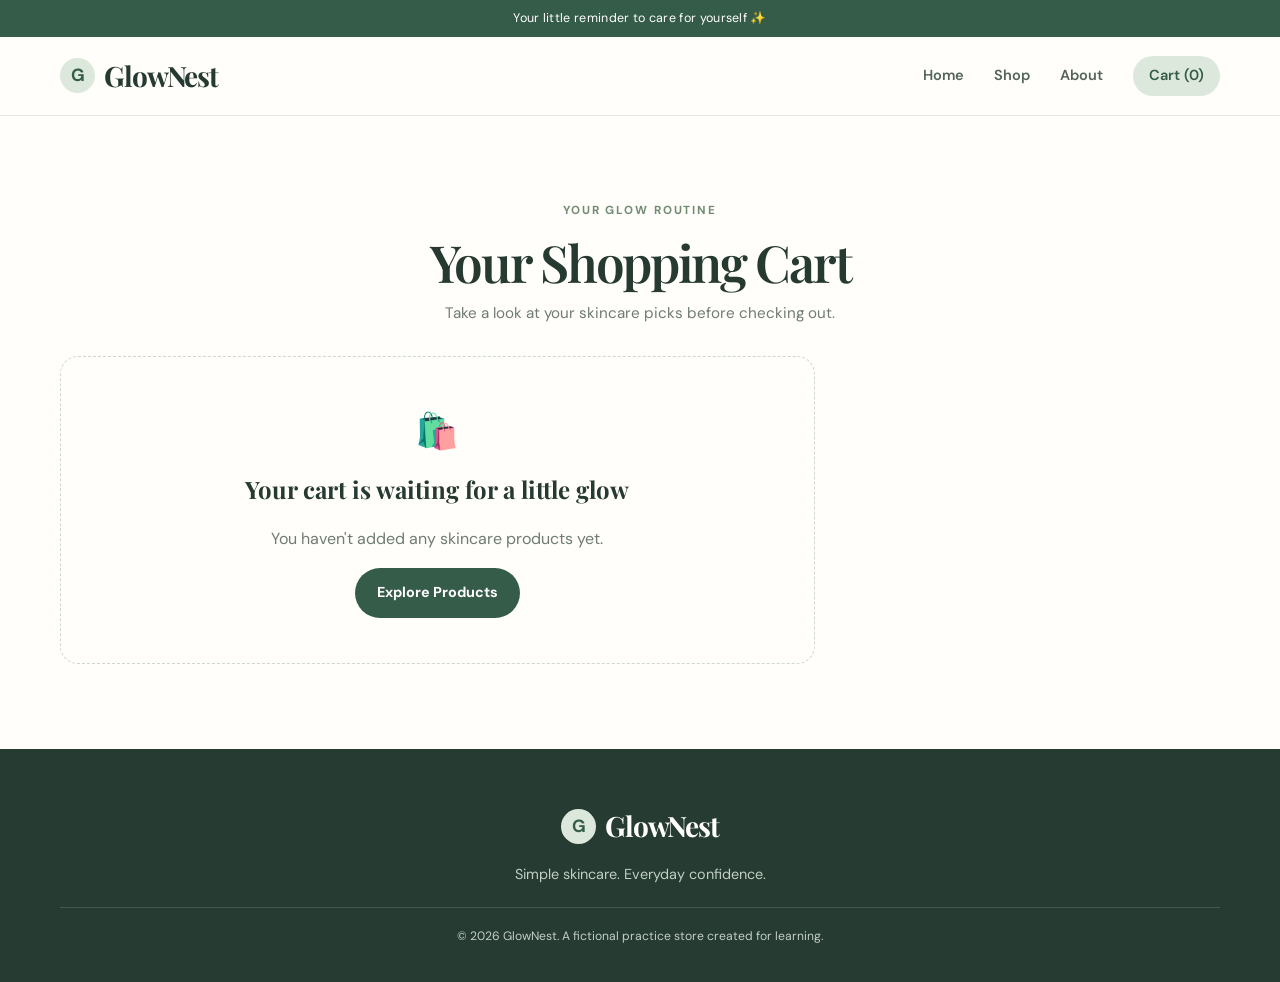
<file: cart.html>
<!DOCTYPE html>
<html lang="en">
<head>
  <meta charset="UTF-8">
  <meta name="viewport" content="width=device-width, initial-scale=1.0">

  <title>Your Shopping Cart | GlowNest</title>
  <meta
    name="description"
    content="Review your GlowNest skincare products and continue to our demo checkout."
  >
  <meta name="robots" content="noindex, nofollow">
  <meta name="theme-color" content="#f8f5ef">

  <!-- Favicon -->
  <link
    rel="icon"
    href="data:image/svg+xml,%3Csvg xmlns='http://www.w3.org/2000/svg' viewBox='0 0 64 64'%3E%3Ccircle cx='32' cy='32' r='32' fill='%23dce8dc'/%3E%3Ctext x='32' y='43' font-size='34' font-family='Georgia,serif' font-weight='700' text-anchor='middle' fill='%23355b49'%3EG%3C/text%3E%3C/svg%3E"
  >

  <link rel="preconnect" href="https://fonts.googleapis.com">
  <link rel="preconnect" href="https://fonts.gstatic.com" crossorigin>
  <link
    href="https://fonts.googleapis.com/css2?family=DM+Sans:wght@400;600;700&family=Playfair+Display:wght@600;700&display=swap"
    rel="stylesheet"
  >

  <link rel="stylesheet" href="style.css?v=2">
  <script src="script.js" defer></script>
</head>

<body>
  <div class="announcement">
    Your little reminder to care for yourself ✨
  </div>

  <header class="site-header">
    <div class="header-inner">
      <a class="brand" href="index.html" aria-label="GlowNest homepage">
        <span class="brand-mark" aria-hidden="true">G</span>
        <span>GlowNest</span>
      </a>

      <button
        class="menu-toggle"
        type="button"
        aria-label="Toggle navigation menu"
        aria-controls="primary-nav"
        aria-expanded="false"
      >
        <span></span>
        <span></span>
        <span></span>
      </button>

      <nav class="nav-links" id="primary-nav" aria-label="Main navigation">
        <a href="index.html">Home</a>
        <a href="index.html#shop">Shop</a>
        <a href="index.html#about">About</a>
        <a class="shop-cart-link" href="cart.html" aria-current="page">
          Cart (<span data-cart-count>0</span>)
        </a>
      </nav>
    </div>
  </header>

  <main class="section">
    <div class="section-heading page-heading">
      <p class="eyebrow">YOUR GLOW ROUTINE</p>
      <h1>Your Shopping Cart</h1>
      <p>Take a look at your skincare picks before checking out.</p>
    </div>

    <div class="cart-layout">
      <section aria-label="Items in your shopping cart">
        <div class="cart-items" data-cart-items></div>

        <div class="empty-state" data-empty-cart hidden>
          <div class="empty-state-icon" aria-hidden="true">🛍️</div>
          <h2>Your cart is waiting for a little glow</h2>
          <p>You haven't added any skincare products yet.</p>
          <a class="button button-primary" href="index.html#shop">
            Explore Products
          </a>
        </div>
      </section>

      <aside class="summary-card" data-cart-content>
        <h2>Order Summary</h2>

        <div class="summary-row">
          <span>Subtotal</span>
          <span data-subtotal>Rs. 0</span>
        </div>

        <div class="summary-row">
          <span>Delivery</span>
          <span>Demo only</span>
        </div>

        <div class="summary-row total">
          <strong>Total</strong>
          <strong data-total>Rs. 0</strong>
        </div>

        <p class="demo-disclaimer">
          This is a practice store. No real payment will be taken.
        </p>

        <a class="button button-primary button-full" href="checkout.html" style="width:100%">
          Proceed to Checkout
        </a>

        <a class="text-link" href="index.html#shop" style="display:inline-block;margin-top:14px">
          ← Continue Shopping
        </a>
      </aside>
    </div>
  </main>

  <footer class="site-footer">
    <div class="footer-content">
      <a class="brand footer-brand" href="index.html">
        <span class="brand-mark" aria-hidden="true">G</span>
        <span>GlowNest</span>
      </a>

      <p>Simple skincare. Everyday confidence.</p>
      <p class="footer-small">
        © 2026 GlowNest. A fictional practice store created for learning.
      </p>
    </div>
  </footer>
</body>
</html>
</file>
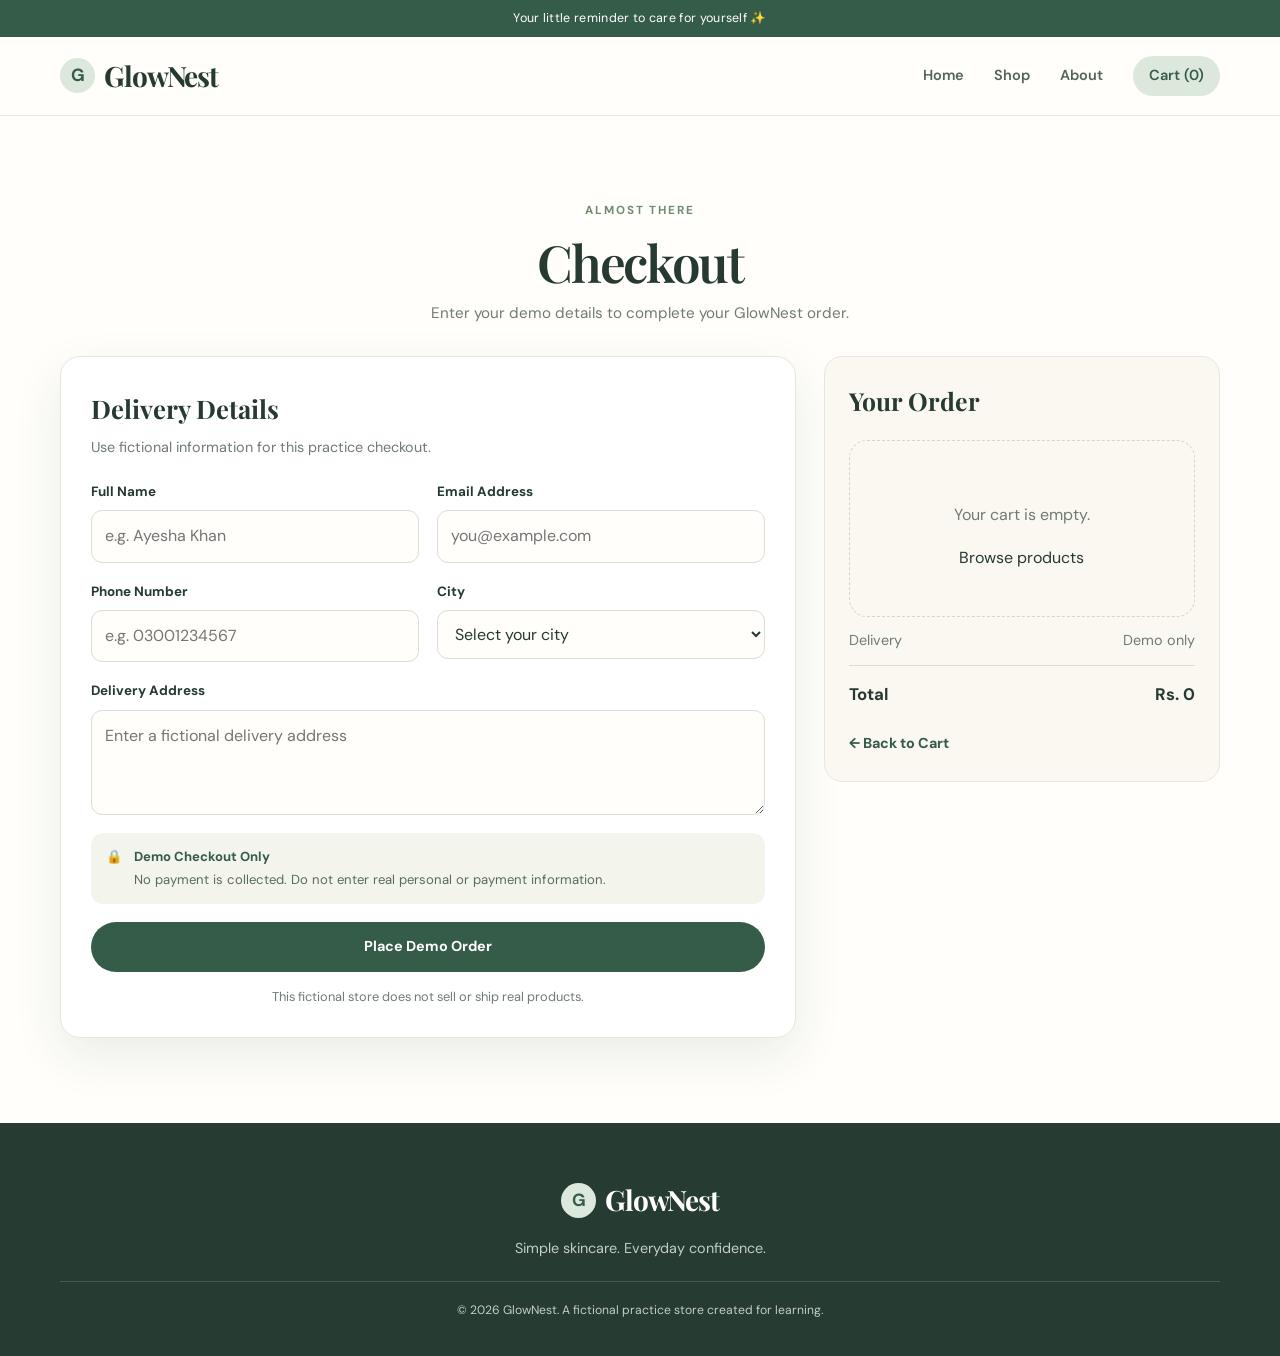
<file: checkout.html>
<!DOCTYPE html>
<html lang="en">
<head>
  <meta charset="UTF-8">
  <meta name="viewport" content="width=device-width, initial-scale=1.0">

  <title>Checkout | GlowNest</title>
  <meta
    name="description"
    content="Complete your GlowNest demo checkout and review your skincare order."
  >
  <meta name="robots" content="noindex, nofollow">
  <meta name="theme-color" content="#f8f5ef">

  <!-- Favicon -->
  <link
    rel="icon"
    href="data:image/svg+xml,%3Csvg xmlns='http://www.w3.org/2000/svg' viewBox='0 0 64 64'%3E%3Ccircle cx='32' cy='32' r='32' fill='%23dce8dc'/%3E%3Ctext x='32' y='43' font-size='34' font-family='Georgia,serif' font-weight='700' text-anchor='middle' fill='%23355b49'%3EG%3C/text%3E%3C/svg%3E"
  >

  <link rel="preconnect" href="https://fonts.googleapis.com">
  <link rel="preconnect" href="https://fonts.gstatic.com" crossorigin>
  <link
    href="https://fonts.googleapis.com/css2?family=DM+Sans:wght@400;600;700&family=Playfair+Display:wght@600;700&display=swap"
    rel="stylesheet"
  >

  <link rel="stylesheet" href="style.css?v=2">
  <script src="script.js" defer></script>
</head>

<body>
  <div class="announcement">
    Your little reminder to care for yourself ✨
  </div>

  <header class="site-header">
    <div class="header-inner">
      <a class="brand" href="index.html" aria-label="GlowNest homepage">
        <span class="brand-mark" aria-hidden="true">G</span>
        <span>GlowNest</span>
      </a>

      <button
        class="menu-toggle"
        type="button"
        aria-label="Toggle navigation menu"
        aria-controls="primary-nav"
        aria-expanded="false"
      >
        <span></span>
        <span></span>
        <span></span>
      </button>

      <nav class="nav-links" id="primary-nav" aria-label="Main navigation">
        <a href="index.html">Home</a>
        <a href="index.html#shop">Shop</a>
        <a href="index.html#about">About</a>
        <a class="shop-cart-link" href="cart.html">
          Cart (<span data-cart-count>0</span>)
        </a>
      </nav>
    </div>
  </header>

  <main class="section">
    <div class="section-heading page-heading">
      <p class="eyebrow">ALMOST THERE</p>
      <h1>Checkout</h1>
      <p>Enter your demo details to complete your GlowNest order.</p>
    </div>

    <div class="checkout-layout">
      <section class="form-card">
        <h2>Delivery Details</h2>

        <p class="form-intro">
          Use fictional information for this practice checkout.
        </p>

        <form data-checkout-form>
          <div class="form-grid">
            <div class="form-field">
              <label for="customer-name">Full Name</label>
              <input
                id="customer-name"
                name="name"
                type="text"
                placeholder="e.g. Ayesha Khan"
                autocomplete="name"
                required
              >
            </div>

            <div class="form-field">
              <label for="customer-email">Email Address</label>
              <input
                id="customer-email"
                name="email"
                type="email"
                placeholder="you@example.com"
                autocomplete="email"
                required
              >
            </div>

            <div class="form-field">
              <label for="customer-phone">Phone Number</label>
              <input
                id="customer-phone"
                name="phone"
                type="tel"
                placeholder="e.g. 03001234567"
                autocomplete="tel"
                required
              >
            </div>

            <div class="form-field">
              <label for="customer-city">City</label>
              <select
                id="customer-city"
                name="city"
                autocomplete="address-level2"
                required
              >
                <option value="">Select your city</option>
                <option value="Karachi">Karachi</option>
                <option value="Lahore">Lahore</option>
                <option value="Islamabad">Islamabad</option>
                <option value="Rawalpindi">Rawalpindi</option>
                <option value="Faisalabad">Faisalabad</option>
                <option value="Multan">Multan</option>
                <option value="Peshawar">Peshawar</option>
                <option value="Quetta">Quetta</option>
                <option value="Other">Other</option>
              </select>
            </div>

            <div class="form-field full">
              <label for="customer-address">Delivery Address</label>
              <textarea
                id="customer-address"
                name="address"
                rows="3"
                placeholder="Enter a fictional delivery address"
                autocomplete="street-address"
                required
              ></textarea>
            </div>
          </div>

          <div class="payment-demo">
            <span class="payment-demo-icon" aria-hidden="true">🔒</span>
            <div>
              <strong>Demo Checkout Only</strong>
              <p>
                No payment is collected. Do not enter real personal or
                payment information.
              </p>
            </div>
          </div>

          <button
            class="button button-primary button-full"
            type="submit"
            style="width:100%"
          >
            Place Demo Order
          </button>

          <p class="checkout-disclaimer">
            This fictional store does not sell or ship real products.
          </p>
        </form>
      </section>

      <aside class="summary-card checkout-summary">
        <h2>Your Order</h2>

        <div data-checkout-items></div>

        <div class="empty-state" data-checkout-empty hidden>
          <p>Your cart is empty.</p>
          <a href="index.html#shop">Browse products</a>
        </div>

        <div class="summary-row">
          <span>Delivery</span>
          <span>Demo only</span>
        </div>

        <div class="summary-row total">
          <strong>Total</strong>
          <strong data-checkout-total>Rs. 0</strong>
        </div>

        <a class="text-link" href="cart.html">
          ← Back to Cart
        </a>
      </aside>
    </div>
  </main>

  <footer class="site-footer">
    <div class="footer-content">
      <a class="brand footer-brand" href="index.html">
        <span class="brand-mark" aria-hidden="true">G</span>
        <span>GlowNest</span>
      </a>

      <p>Simple skincare. Everyday confidence.</p>
      <p class="footer-small">
        © 2026 GlowNest. A fictional practice store created for learning.
      </p>
    </div>
  </footer>
</body>
</html>
</file>
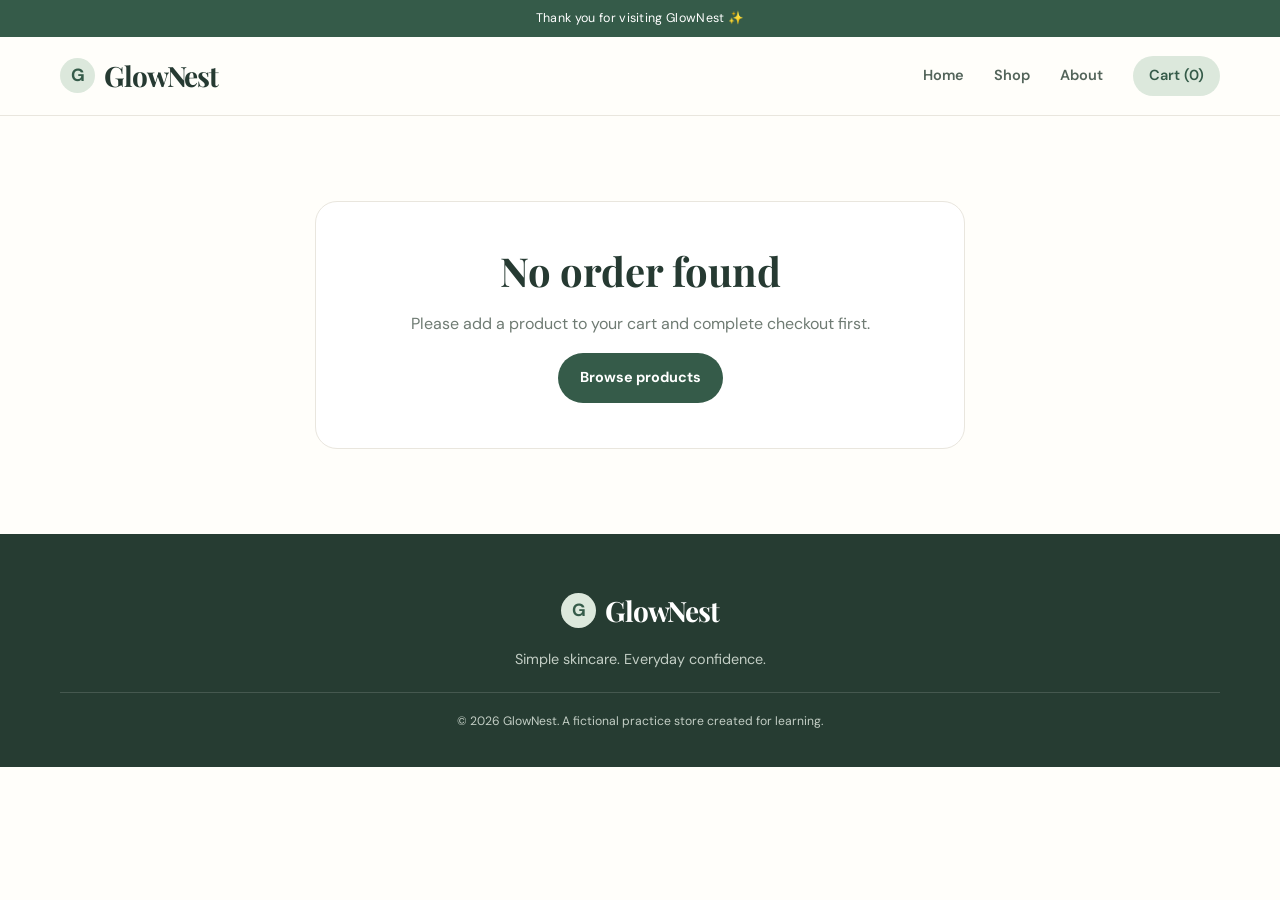
<file: order-success.html>
<!DOCTYPE html>
<html lang="en">
<head>
  <meta charset="UTF-8">
  <meta name="viewport" content="width=device-width, initial-scale=1.0">

  <title>Order Confirmed | GlowNest</title>
  <meta
    name="description"
    content="Your GlowNest demo order confirmation."
  >
  <meta name="robots" content="noindex, nofollow">
  <meta name="theme-color" content="#f8f5ef">

  <!-- Favicon -->
  <link
    rel="icon"
    href="data:image/svg+xml,%3Csvg xmlns='http://www.w3.org/2000/svg' viewBox='0 0 64 64'%3E%3Ccircle cx='32' cy='32' r='32' fill='%23dce8dc'/%3E%3Ctext x='32' y='43' font-size='34' font-family='Georgia,serif' font-weight='700' text-anchor='middle' fill='%23355b49'%3EG%3C/text%3E%3C/svg%3E"
  >

  <link rel="preconnect" href="https://fonts.googleapis.com">
  <link rel="preconnect" href="https://fonts.gstatic.com" crossorigin>
  <link
    href="https://fonts.googleapis.com/css2?family=DM+Sans:wght@400;600;700&family=Playfair+Display:wght@600;700&display=swap"
    rel="stylesheet"
  >

  <link rel="stylesheet" href="style.css?v=2">
  <script src="script.js" defer></script>
</head>

<body>
  <div class="announcement">
    Thank you for visiting GlowNest ✨
  </div>

  <header class="site-header">
    <div class="header-inner">
      <a class="brand" href="index.html" aria-label="GlowNest homepage">
        <span class="brand-mark" aria-hidden="true">G</span>
        <span>GlowNest</span>
      </a>

      <button
        class="menu-toggle"
        type="button"
        aria-label="Toggle navigation menu"
        aria-controls="primary-nav"
        aria-expanded="false"
      >
        <span></span>
        <span></span>
        <span></span>
      </button>

      <nav class="nav-links" id="primary-nav" aria-label="Main navigation">
        <a href="index.html">Home</a>
        <a href="index.html#shop">Shop</a>
        <a href="index.html#about">About</a>
        <a class="shop-cart-link" href="cart.html">
          Cart (<span data-cart-count>0</span>)
        </a>
      </nav>
    </div>
  </header>

  <main class="section">
    <section class="success-panel" data-order-success>
      <div class="success-icon" aria-hidden="true">✓</div>

      <p class="eyebrow">ORDER COMPLETE</p>

      <h1>Thank You, <span data-customer-name>Customer</span>!</h1>

      <p class="success-message">
        Your demo order has been placed successfully. We're delighted
        that you explored GlowNest!
      </p>

      <div class="order-details">
        <div class="order-detail-row">
          <span>Demo Order Number</span>
          <strong data-order-number>GN-DEMO</strong>
        </div>

        <div class="order-detail-row">
          <span>Order Total</span>
          <strong data-order-total>Rs. 0</strong>
        </div>

        <div class="order-detail-row">
          <span>Payment Status</span>
          <strong>Demo Only — No Payment</strong>
        </div>
      </div>

      <p class="success-note">
        This is a fictional practice store. No real purchase was made,
        no payment was collected, and no products will be shipped.
      </p>

      <div class="success-actions">
        <a class="button button-primary" href="index.html#shop">
          Continue Shopping
        </a>

        <a class="button button-secondary" href="index.html">
          Back to Home
        </a>
      </div>
    </section>
  </main>

  <footer class="site-footer">
    <div class="footer-content">
      <a class="brand footer-brand" href="index.html">
        <span class="brand-mark" aria-hidden="true">G</span>
        <span>GlowNest</span>
      </a>

      <p>Simple skincare. Everyday confidence.</p>

      <p class="footer-small">
        © 2026 GlowNest. A fictional practice store created for learning.
      </p>
    </div>
  </footer>
</body>
</html>
</file>
<file: style.css>
/* =========================================
   GLOWNEST — COMPLETE WEBSITE STYLES
   Fonts: DM Sans + Playfair Display
   ========================================= */

:root {
  --ink: #263a32;
  --muted: #6f7b73;
  --cream: #fbf8f2;
  --paper: #fffefa;
  --sage: #dce8dc;
  --green: #355b49;
  --green-dark: #274637;
  --rose: #ead8d0;
  --line: #e9e6de;
  --shadow: 0 18px 50px rgba(37, 58, 48, 0.09);

  --body-font: "DM Sans", Arial, sans-serif;
  --heading-font: "Playfair Display", Georgia, serif;

  /* Side spacing used by every full-width section */
  --page: 1160px;
  --gutter: 20px;
}

/* =========================================
   RESET
   ========================================= */

* {
  box-sizing: border-box;
}

html {
  scroll-behavior: smooth;
  scroll-padding-top: 100px;
  width: 100%;
}

body {
  margin: 0;
  width: 100%;
  max-width: 100%;
  background: var(--paper);
  color: var(--ink);
  font-family: var(--body-font);
  font-size: 16px;
  line-height: 1.65;
  overflow-x: clip;
}

img {
  display: block;
  max-width: 100%;
}

a {
  color: inherit;
  text-decoration: none;
}

button,
input,
textarea,
select {
  font: inherit;
}

button {
  cursor: pointer;
}

button:focus-visible,
a:focus-visible,
input:focus-visible,
textarea:focus-visible,
select:focus-visible {
  outline: 3px solid #91ad92;
  outline-offset: 3px;
}

[hidden] {
  display: none !important;
}

/* =========================================
   SIDE SPACING (the main fix)
   Every full-width block gets equal left/right
   padding, and content is centred up to 1160px.
   No wrapper classes needed in the HTML.
   ========================================= */

.announcement,
.site-header,
.hero,
.trust-strip,
.section,
.site-footer {
  padding-left: max(var(--gutter), calc((100% - var(--page)) / 2));
  padding-right: max(var(--gutter), calc((100% - var(--page)) / 2));
}

/* For inner pages (cart, checkout, product pages) that use .container */
.container {
  width: min(var(--page), calc(100% - (var(--gutter) * 2)));
  max-width: 100%;
  margin-left: auto;
  margin-right: auto;
}

/* =========================================
   ANNOUNCEMENT
   ========================================= */

.announcement {
  padding-top: 8px;
  padding-bottom: 8px;
  background: var(--green);
  color: #ffffff;
  text-align: center;
  font-size: 0.78rem;
  letter-spacing: 0.025em;
  overflow-wrap: break-word;
}

/* =========================================
   HEADER AND LOGO
   ========================================= */

.site-header {
  position: sticky;
  top: 0;
  z-index: 50;
  background: rgba(255, 254, 250, 0.97);
  backdrop-filter: blur(12px);
  border-bottom: 1px solid var(--line);
}

.header-inner {
  position: relative;
  min-height: 78px;
  display: flex;
  align-items: center;
  justify-content: space-between;
  gap: 24px;
}

.brand {
  display: inline-flex;
  align-items: center;
  gap: 9px;
  font-family: var(--heading-font);
  font-size: 1.75rem;
  font-weight: 700;
  letter-spacing: -0.04em;
  white-space: nowrap;
}

.brand-mark {
  display: grid;
  place-items: center;
  width: 35px;
  height: 35px;
  flex-shrink: 0;
  border-radius: 50%;
  background: var(--sage);
  color: var(--green);
  font-family: var(--body-font);
  font-size: 1.1rem;
}

/* =========================================
   DESKTOP NAVIGATION
   ========================================= */

.nav-links {
  display: flex;
  align-items: center;
  gap: 30px;
}

.nav-links > a {
  color: #53645a;
  font-size: 0.91rem;
  font-weight: 600;
  transition: color 0.2s ease;
}

.nav-links > a:hover,
.nav-links > a.active {
  color: var(--green);
}

.nav-cart {
  display: inline-flex;
  align-items: center;
  gap: 8px;
}

.cart-count {
  display: inline-grid;
  place-items: center;
  min-width: 23px;
  height: 23px;
  padding: 0 6px;
  border-radius: 99px;
  background: var(--sage);
  color: var(--green);
  font-size: 0.75rem;
  font-weight: 700;
}

/* Cart link in the nav (used in index.html) */
.nav-links > a.shop-cart-link {
  padding: 8px 16px;
  border-radius: 999px;
  background: var(--sage);
  color: var(--green);
}

.nav-links > a.shop-cart-link:hover {
  background: #cbdcc9;
}

/* =========================================
   THREE-LINE MOBILE MENU BUTTON
   ========================================= */

.menu-toggle {
  display: none;
  width: 46px;
  height: 44px;
  padding: 10px;
  flex-direction: column;
  align-items: center;
  justify-content: center;
  gap: 5px;
  border: 1px solid var(--line);
  border-radius: 12px;
  background: #ffffff;
}

.menu-toggle span {
  display: block;
  width: 22px;
  height: 2px;
  border-radius: 3px;
  background: var(--green);
  transition: transform 0.2s ease, opacity 0.2s ease;
}

.menu-toggle[aria-expanded="true"] span:first-child {
  transform: translateY(7px) rotate(45deg);
}

.menu-toggle[aria-expanded="true"] span:nth-child(2) {
  opacity: 0;
}

.menu-toggle[aria-expanded="true"] span:last-child {
  transform: translateY(-7px) rotate(-45deg);
}

/* =========================================
   BUTTONS
   ========================================= */

.button {
  display: inline-flex;
  align-items: center;
  justify-content: center;
  gap: 8px;
  max-width: 100%;
  border: 0;
  border-radius: 999px;
  padding: 13px 22px;
  font-size: 0.9rem;
  font-weight: 700;
  text-align: center;
  transition: transform 0.2s ease, background 0.2s ease;
}

.button:hover {
  transform: translateY(-2px);
}

.button-primary {
  background: var(--green);
  color: #ffffff;
}

.button-primary:hover {
  background: var(--green-dark);
}

.button-secondary {
  background: var(--sage);
  color: var(--green);
}

.button-secondary:hover {
  background: #cbdcc9;
}

.button-small {
  padding: 9px 15px;
  font-size: 0.8rem;
}

.text-link {
  color: var(--green);
  font-size: 0.9rem;
  font-weight: 700;
}

.text-link:hover {
  text-decoration: underline;
}

/* =========================================
   HERO
   ========================================= */

.hero {
  padding-top: 65px;
  padding-bottom: 72px;
  overflow: hidden;
  background: linear-gradient(120deg, #f8f5ed 0%, #f1f3e9 100%);
}

.hero-content {
  display: grid;
  grid-template-columns: minmax(0, 1.02fr) minmax(0, 0.98fr);
  align-items: center;
  gap: 64px;
}

.hero-copy {
  min-width: 0;
}

.eyebrow {
  margin: 0 0 14px;
  color: #718b73;
  font-size: 0.73rem;
  font-weight: 700;
  letter-spacing: 0.16em;
}

.hero h1,
.section-heading h2,
.about-copy h2,
.page-heading h1,
.product-detail h1 {
  font-family: var(--heading-font);
  font-weight: 600;
  letter-spacing: -0.045em;
  line-height: 1.12;
}

.hero h1 {
  max-width: 600px;
  margin: 0 0 22px;
  font-size: clamp(2.8rem, 5vw, 4.7rem);
}

.hero-copy > p:not(.eyebrow) {
  max-width: 490px;
  margin: 0;
  color: var(--muted);
  font-size: 1.05rem;
}

.hero-actions {
  display: flex;
  align-items: center;
  flex-wrap: wrap;
  gap: 16px;
  margin-top: 28px;
}

.hero-note {
  margin-top: 28px;
  color: var(--muted);
  font-size: 0.85rem;
}

.hero-art {
  position: relative;
  min-width: 0;
}

.hero-art > img {
  width: 100%;
  height: 475px;
  object-fit: cover;
  border-radius: 48% 48% 22px 22px;
  box-shadow: var(--shadow);
}

.hero-badge {
  position: absolute;
  left: -28px;
  bottom: 28px;
  display: flex;
  flex-direction: column;
  padding: 14px 20px;
  border-radius: 16px;
  background: #ffffff;
  box-shadow: var(--shadow);
  line-height: 1.3;
}

.hero-badge span {
  color: var(--muted);
  font-size: 0.75rem;
  font-weight: 600;
  letter-spacing: 0.08em;
  text-transform: uppercase;
}

.hero-badge strong {
  font-family: var(--heading-font);
  font-size: 1.15rem;
  color: var(--green);
}

/* =========================================
   TRUST STRIP
   ========================================= */

.trust-strip {
  display: grid;
  grid-template-columns: repeat(3, minmax(0, 1fr));
  gap: 24px;
  padding-top: 26px;
  padding-bottom: 26px;
  border-bottom: 1px solid var(--line);
  background: #fffefa;
  text-align: center;
}

.trust-strip > div {
  min-width: 0;
}

.trust-icon {
  display: grid;
  place-items: center;
  width: 40px;
  height: 40px;
  margin: 0 auto 8px;
  border-radius: 50%;
  background: var(--sage);
  color: var(--green);
  font-size: 1.15rem;
}

.trust-strip strong {
  display: block;
  color: #4a5f52;
  font-size: 0.92rem;
}

.trust-strip p {
  margin: 2px 0 0;
  color: var(--muted);
  font-size: 0.84rem;
}

/* =========================================
   GENERAL SECTIONS
   ========================================= */

.section {
  padding-top: 85px;
  padding-bottom: 85px;
}

.section-heading {
  max-width: 620px;
  margin: 0 auto 38px;
  text-align: center;
  min-width: 0;
}

.section-heading h2,
.about-copy h2 {
  margin: 0;
  font-size: clamp(2rem, 3.5vw, 3rem);
}

.section-heading > p:last-child {
  margin: 14px 0 0;
  color: var(--muted);
  font-size: 0.95rem;
}

/* =========================================
   PRODUCT CARDS
   ========================================= */

.product-grid {
  display: grid;
  grid-template-columns: repeat(3, minmax(0, 1fr));
  gap: 25px;
}

.product-card {
  min-width: 0;
  overflow: hidden;
  border: 1px solid var(--line);
  border-radius: 18px;
  background: #ffffff;
  transition: transform 0.25s ease, box-shadow 0.25s ease;
}

.product-card:hover {
  transform: translateY(-5px);
  box-shadow: var(--shadow);
}

.product-image {
  position: relative;
  display: block;
  overflow: hidden;
  background: #f4f0e8;
}

.product-image img {
  width: 100%;
  height: 265px;
  object-fit: cover;
  transition: transform 0.4s ease;
}

.product-card:hover .product-image img {
  transform: scale(1.035);
}

.product-tag {
  position: absolute;
  top: 14px;
  left: 14px;
  z-index: 1;
  padding: 5px 11px;
  border-radius: 99px;
  background: #fffefa;
  color: var(--green);
  font-size: 0.66rem;
  font-weight: 700;
  letter-spacing: 0.06em;
}

.product-info {
  min-width: 0;
  padding: 20px;
}

.product-category,
.product-type {
  margin: 0 0 6px;
  color: #8a9b83;
  font-size: 0.68rem;
  font-weight: 700;
  letter-spacing: 0.12em;
}

.product-info h3 {
  margin: 0;
  font-family: var(--heading-font);
  font-size: 1.4rem;
  line-height: 1.3;
  overflow-wrap: break-word;
}

.product-info h3 a:hover {
  color: var(--green);
}

.product-description {
  min-height: 48px;
  margin: 9px 0 17px;
  color: var(--muted);
  font-size: 0.86rem;
}

.product-bottom {
  display: flex;
  justify-content: space-between;
  align-items: center;
  flex-wrap: wrap;
  gap: 10px;
}

.product-price,
.product-bottom > strong {
  font-size: 1.05rem;
  font-weight: 700;
}

.product-details-link {
  display: inline-block;
  margin-top: 14px;
  color: var(--green);
  font-size: 0.86rem;
  font-weight: 700;
}

.product-details-link:hover {
  text-decoration: underline;
}

.shop-more {
  display: flex;
  justify-content: center;
  margin-top: 34px;
}

.demo-disclaimer {
  margin: 22px 0 0;
  color: var(--muted);
  font-size: 0.8rem;
  text-align: center;
}

/* =========================================
   ABOUT SECTION
   ========================================= */

.about-section {
  background: var(--cream);
}

.about-content {
  display: grid;
  grid-template-columns: minmax(0, 1fr) minmax(0, 1fr);
  align-items: center;
  gap: 70px;
}

.about-image,
.about-art {
  min-width: 0;
}

.about-image img,
.about-art img {
  width: 100%;
  height: 390px;
  object-fit: cover;
  border-radius: 22px;
}

.about-copy {
  min-width: 0;
}

.about-copy p:not(.eyebrow) {
  color: var(--muted);
}

.about-copy .button {
  margin-top: 10px;
}

/* =========================================
   DEMO NOTE
   ========================================= */

.demo-note-section {
  padding-top: 50px;
  padding-bottom: 60px;
}

.demo-note {
  max-width: 760px;
  margin: 0 auto;
  padding: 22px 26px;
  border: 1px dashed #cfd8ce;
  border-radius: 18px;
  background: #f7f9f2;
  text-align: center;
}

.demo-note strong {
  color: var(--green);
}

.demo-note p {
  margin: 6px 0 0;
  color: var(--muted);
  font-size: 0.88rem;
}

/* =========================================
   FOOTER
   ========================================= */

.site-footer {
  padding-top: 54px;
  padding-bottom: 36px;
  background: #263c32;
  color: #f6f4ec;
}

.footer-content {
  display: flex;
  flex-direction: column;
  align-items: center;
  gap: 14px;
  text-align: center;
}

.footer-brand {
  color: #ffffff;
}

.footer-brand .brand-mark {
  background: #dce8dc;
}

.footer-content p {
  margin: 0;
  color: #c3cec5;
  font-size: 0.9rem;
}

.footer-links {
  display: flex;
  justify-content: center;
  flex-wrap: wrap;
  gap: 8px 26px;
  font-size: 0.9rem;
}

.footer-links a {
  color: #c3cec5;
}

.footer-links a:hover {
  color: #ffffff;
  text-decoration: underline;
}

.footer-small {
  padding-top: 18px;
  margin-top: 6px !important;
  width: 100%;
  border-top: 1px solid rgba(255, 255, 255, 0.14);
  font-size: 0.76rem !important;
}

/* Older multi-column footer (inner pages, if used) */
.footer-column {
  display: flex;
  flex-direction: column;
  align-items: flex-start;
  gap: 9px;
  font-size: 0.86rem;
}

.footer-column strong {
  margin-bottom: 5px;
  color: #ffffff;
}

.footer-column a {
  color: #c3cec5;
}

.footer-column a:hover {
  color: #ffffff;
  text-decoration: underline;
}

.copyright {
  padding: 18px 0;
  border-top: 1px solid rgba(255, 255, 255, 0.14);
  color: #c3cec5;
  font-size: 0.76rem;
}

/* =========================================
   INNER PAGE LAYOUTS
   ========================================= */

.page-shell {
  min-height: 55vh;
  padding-top: 54px;
  padding-bottom: 85px;
}

.breadcrumbs {
  margin-bottom: 25px;
  color: var(--muted);
  font-size: 0.82rem;
  overflow-wrap: break-word;
}

.breadcrumbs a {
  color: var(--green);
}

.breadcrumbs a:hover {
  text-decoration: underline;
}

.page-heading {
  min-width: 0;
  margin-bottom: 30px;
}

.page-heading h1 {
  margin: 0 0 10px;
  font-size: clamp(2.2rem, 4vw, 3.4rem);
}

.page-heading > p:last-child {
  margin: 0;
  color: var(--muted);
}

/* PRODUCT DETAIL PAGE */

.product-detail {
  display: grid;
  grid-template-columns: minmax(0, 1fr) minmax(0, 1fr);
  align-items: start;
  gap: 55px;
}

.product-detail > * {
  min-width: 0;
}

.product-detail-image {
  overflow: hidden;
  border-radius: 22px;
  background: var(--cream);
}

.product-detail-image img {
  width: 100%;
  aspect-ratio: 1 / 1;
  object-fit: cover;
}

.product-detail h1 {
  margin: 0 0 14px;
  font-size: clamp(2.4rem, 4vw, 3.5rem);
  overflow-wrap: break-word;
}

.detail-price {
  margin: 18px 0;
  font-size: 1.4rem;
  font-weight: 700;
}

.detail-copy {
  color: var(--muted);
}

.detail-actions {
  display: flex;
  align-items: center;
  flex-wrap: wrap;
  gap: 12px;
  margin: 24px 0;
}

.demo-notice {
  padding: 15px 17px;
  border-radius: 12px;
  background: var(--cream);
  color: #617064;
  font-size: 0.85rem;
}

/* CART PAGE */

.cart-layout {
  display: grid;
  grid-template-columns: minmax(0, 1.6fr) minmax(260px, 0.8fr);
  align-items: start;
  gap: 28px;
}

.cart-items {
  display: flex;
  flex-direction: column;
  gap: 14px;
  min-width: 0;
}

.cart-item {
  display: grid;
  grid-template-columns: 92px minmax(0, 1fr) auto;
  align-items: center;
  gap: 16px;
  min-width: 0;
  padding: 16px;
  border: 1px solid var(--line);
  border-radius: 16px;
  background: #ffffff;
}

.cart-item img {
  width: 92px;
  height: 92px;
  border-radius: 12px;
  background: var(--cream);
  object-fit: cover;
}

.cart-item h3 {
  margin: 0 0 4px;
  font-family: var(--heading-font);
  font-size: 1.1rem;
  overflow-wrap: break-word;
}

.cart-item p {
  margin: 0;
  color: var(--muted);
  font-size: 0.86rem;
}

.quantity-controls {
  display: flex;
  align-items: center;
  gap: 10px;
  margin-top: 10px;
}

.quantity-controls button {
  width: 30px;
  height: 30px;
  border: 1px solid var(--line);
  border-radius: 50%;
  background: #ffffff;
  color: var(--green);
  font-size: 1rem;
}

.quantity-controls button:hover {
  background: var(--sage);
}

.remove-item {
  margin-top: 8px;
  padding: 0;
  border: 0;
  background: none;
  color: #a05b50;
  font-size: 0.8rem;
  text-decoration: underline;
}

.cart-item-total {
  font-weight: 700;
  white-space: nowrap;
}

/* ORDER SUMMARY */

.summary-card {
  min-width: 0;
  padding: 24px;
  border: 1px solid var(--line);
  border-radius: 18px;
  background: var(--cream);
}

.summary-card h2 {
  margin: 0 0 18px;
  font-family: var(--heading-font);
  font-size: 1.55rem;
}

.summary-row {
  display: flex;
  justify-content: space-between;
  gap: 12px;
  margin: 12px 0;
  color: var(--muted);
  font-size: 0.9rem;
}

.summary-row strong {
  color: var(--ink);
  text-align: right;
  overflow-wrap: anywhere;
}

.summary-row.total {
  padding-top: 15px;
  border-top: 1px solid #dddcd2;
  color: var(--ink);
  font-size: 1.05rem;
  font-weight: 700;
}

.summary-card > .button {
  width: 100%;
  margin-top: 12px;
}

.summary-card .demo-disclaimer {
  line-height: 1.5;
}

/* EMPTY CART */

.empty-state {
  padding: 45px 20px;
  border: 1px dashed #cfd8ce;
  border-radius: 18px;
  text-align: center;
}

.empty-state h2 {
  margin: 0 0 8px;
  font-family: var(--heading-font);
}

.empty-state p {
  color: var(--muted);
}

/* CHECKOUT FORM */

.form-card {
  width: 100%;
  max-width: 760px;
  min-width: 0;
  margin: 0 auto;
  padding: 30px;
  border: 1px solid var(--line);
  border-radius: 20px;
  background: #ffffff;
  box-shadow: var(--shadow);
}

.form-grid {
  display: grid;
  grid-template-columns: minmax(0, 1fr) minmax(0, 1fr);
  gap: 18px;
}

.form-field {
  display: flex;
  flex-direction: column;
  gap: 7px;
  min-width: 0;
}

.form-field.full {
  grid-column: 1 / -1;
}

.form-field label {
  font-size: 0.84rem;
  font-weight: 700;
}

.form-field input,
.form-field textarea,
.form-field select {
  width: 100%;
  min-width: 0;
  padding: 12px 13px;
  border: 1px solid #dcded5;
  border-radius: 11px;
  background: #fffefa;
  color: var(--ink);
}

.form-field input:focus,
.form-field textarea:focus,
.form-field select:focus {
  border-color: #78957c;
  box-shadow: 0 0 0 3px #dce8dc;
  outline: none;
}

.form-field textarea {
  min-height: 95px;
  resize: vertical;
}

.payment-demo {
  margin: 18px 0;
  padding: 13px 15px;
  border-radius: 12px;
  background: #f3f5ec;
  color: #596b5c;
  font-size: 0.82rem;
}

.checkout-layout {
  display: grid;
  grid-template-columns: minmax(0, 1.3fr) minmax(270px, 0.7fr);
  align-items: start;
  gap: 28px;
}

.checkout-layout > * {
  min-width: 0;
}

.checkout-summary {
  position: sticky;
  top: 105px;
}

.checkout-summary .text-link {
  display: inline-block;
  margin-top: 12px;
}

/* SUCCESS PAGE */

.success-panel {
  width: 100%;
  max-width: 650px;
  margin: 0 auto;
  padding: 45px 30px;
  border: 1px solid var(--line);
  border-radius: 22px;
  background: #ffffff;
  text-align: center;
}

.success-icon {
  display: grid;
  place-items: center;
  width: 68px;
  height: 68px;
  margin: 0 auto 20px;
  border-radius: 50%;
  background: var(--sage);
  color: var(--green);
  font-size: 2rem;
}

.success-panel h1 {
  margin: 0 0 12px;
  font-family: var(--heading-font);
  font-size: 2.5rem;
  line-height: 1.2;
  overflow-wrap: break-word;
}

.success-panel p {
  color: var(--muted);
}

.order-number {
  display: inline-block;
  margin: 12px 0;
  padding: 10px 16px;
  border-radius: 9px;
  background: var(--cream);
  font-weight: 700;
  overflow-wrap: anywhere;
}

/* =========================================
   TABLET AND MOBILE (800px and below)
   ========================================= */

@media (max-width: 800px) {
  :root {
    --gutter: 18px;
  }

  .header-inner {
    min-height: 70px;
    gap: 12px;
  }

  .menu-toggle {
    display: flex;
    flex-shrink: 0;
  }

  .nav-links {
    display: none;
    position: absolute;
    top: calc(100% + 8px);
    left: 0;
    right: 0;
      z-index: 60;
    padding: 12px;
    border: 1px solid var(--line);
    border-radius: 16px;
    background: #fffefa;
    box-shadow: var(--shadow);
    align-items: stretch;
    flex-direction: column;
    gap: 0;
  }

  .nav-links.is-open {
    display: flex;
  }

  .nav-links > a {
    display: flex;
    align-items: center;
    justify-content: space-between;
    padding: 12px 10px;
    border-radius: 9px;
  }

  .nav-links > a:hover {
    background: var(--cream);
  }

  .nav-links > a.shop-cart-link {
    margin-top: 6px;
    border-radius: 9px;
  }

  .hero {
    padding-top: 38px;
    padding-bottom: 45px;
  }

  .hero-content {
    grid-template-columns: minmax(0, 1fr);
    gap: 32px;
  }

  .hero h1 {
    max-width: 100%;
    font-size: clamp(2.35rem, 9.5vw, 3.5rem);
    overflow-wrap: break-word;
  }

  .hero-copy > p:not(.eyebrow) {
    max-width: 100%;
  }

  .hero-art > img {
    height: 320px;
  }

  .hero-badge {
    left: 12px;
    bottom: 14px;
  }

  .trust-strip {
    grid-template-columns: minmax(0, 1fr);
    gap: 18px;
    padding-top: 24px;
    padding-bottom: 24px;
  }

  .section {
    padding-top: 52px;
    padding-bottom: 52px;
  }

  .section-heading {
    margin-bottom: 26px;
  }

  .product-grid {
    grid-template-columns: repeat(2, minmax(0, 1fr));
    gap: 14px;
  }

  .product-image img {
    height: 190px;
  }

  .product-info {
    padding: 14px;
  }

  .product-info h3 {
    font-size: 1.1rem;
  }

  .product-description {
    min-height: 0;
  }

  .product-bottom {
    align-items: flex-start;
    flex-direction: column;
  }

  .product-bottom .button {
    width: 100%;
    padding: 11px 10px;
    font-size: 0.78rem;
  }

  .about-content {
    grid-template-columns: minmax(0, 1fr);
    gap: 26px;
  }

  .about-image img,
  .about-art img {
    height: 270px;
  }

  .demo-note-section {
    padding-top: 36px;
    padding-bottom: 44px;
  }

  .product-detail,
  .cart-layout,
  .checkout-layout {
    grid-template-columns: minmax(0, 1fr);
    gap: 20px;
  }

  .product-detail h1 {
    overflow-wrap: anywhere;
  }

  .checkout-summary {
    position: static;
  }

  .page-shell {
    padding-top: 28px;
    padding-bottom: 50px;
  }

  .form-card {
    padding: 20px;
  }

  .cart-item {
    grid-template-columns: 70px minmax(0, 1fr);
    gap: 12px;
    padding: 12px;
  }

  .cart-item img {
    width: 70px;
    height: 80px;
  }

  .cart-item-total {
    grid-column: 2;
  }
}

/* =========================================
   SMALL PHONES (480px and below)
   ========================================= */

@media (max-width: 480px) {
  :root {
    --gutter: 16px;
  }

  body {
    font-size: 15px;
  }

  .announcement {
    font-size: 0.72rem;
  }

  .brand {
    gap: 7px;
    font-size: 1.4rem;
  }

  .brand-mark {
    width: 29px;
    height: 29px;
    font-size: 1rem;
  }

  .hero {
    padding-top: 32px;
    padding-bottom: 38px;
  }

  .hero h1 {
    font-size: clamp(2.2rem, 9vw, 2.8rem);
    letter-spacing: -0.04em;
  }

  .hero-actions {
    gap: 12px;
  }

  .hero-actions .button {
    flex: 1 1 auto;
    padding: 13px 16px;
  }

  .hero-art > img {
    height: 280px;
  }

  .product-grid {
    grid-template-columns: minmax(0, 1fr);
    gap: 18px;
  }

  .product-image img {
    height: 230px;
  }

  .product-info {
    padding: 18px;
  }

  .product-bottom {
    flex-direction: row;
    align-items: center;
  }

  .product-bottom .button {
    width: auto;
    padding: 10px 18px;
  }

  .about-image img,
  .about-art img {
    height: 240px;
  }

  .demo-note {
    padding: 18px;
  }

  .success-panel {
    padding: 32px 18px;
  }

  .success-panel h1 {
    font-size: 2rem;
  }

  .summary-card {
    padding: 18px;
  }
}

/* =========================================
   ADDITIONS (paste at the very END of style.css)
   Styles for classes used in the HTML pages
   that were missing from the stylesheet.
   ========================================= */

.button-full {
  width: 100%;
}

/* Checkout */
.form-card h2 {
  margin: 0 0 6px;
  font-family: var(--heading-font);
  font-size: 1.6rem;
}

.form-intro {
  margin: 0 0 22px;
  color: var(--muted);
  font-size: 0.9rem;
}

.payment-demo {
  display: flex;
  align-items: flex-start;
  gap: 12px;
}

.payment-demo strong {
  color: var(--green);
}

.payment-demo p {
  margin: 2px 0 0;
}

.checkout-disclaimer {
  margin: 14px 0 0;
  color: var(--muted);
  font-size: 0.8rem;
  text-align: center;
}

.checkout-summary-item {
  display: flex;
  justify-content: space-between;
  gap: 12px;
  margin: 10px 0;
  font-size: 0.9rem;
}

.checkout-summary-item strong {
  white-space: nowrap;
}

/* Cart empty state */
.empty-state-icon {
  margin-bottom: 10px;
  font-size: 2.2rem;
}

/* Order success */
.success-message {
  margin: 0 0 20px;
}

.order-details {
  margin: 20px 0;
  padding: 6px 18px;
  border-radius: 14px;
  background: var(--cream);
  text-align: left;
}

.order-detail-row {
  display: flex;
  justify-content: space-between;
  align-items: center;
  gap: 14px;
  padding: 12px 0;
  border-bottom: 1px solid var(--line);
  font-size: 0.92rem;
}

.order-detail-row:last-child {
  border-bottom: 0;
}

.order-detail-row span {
  color: var(--muted);
}

.order-detail-row strong {
  color: var(--ink);
  text-align: right;
  overflow-wrap: anywhere;
}

.success-note {
  font-size: 0.86rem;
}

.success-actions {
  display: flex;
  justify-content: center;
  flex-wrap: wrap;
  gap: 12px;
  margin-top: 22px;
}

/* Product page highlights */
.product-highlights li {
  margin: 6px 0;
  color: var(--ink);
  font-size: 0.92rem;
}

/* Mobile fixes */
@media (max-width: 800px) {
  /* Checkout fields were staying in 2 columns on phones */
  .form-grid {
    grid-template-columns: minmax(0, 1fr);
  }

  .success-actions .button {
    width: 100%;
  }
}

/* Respect users who prefer less motion */
@media (prefers-reduced-motion: reduce) {
  html {
    scroll-behavior: auto;
  }

  * {
    transition: none !important;
  }
}
.product-detail-image img {
  height: auto;
  aspect-ratio: 1 / 1;
}
</file>
